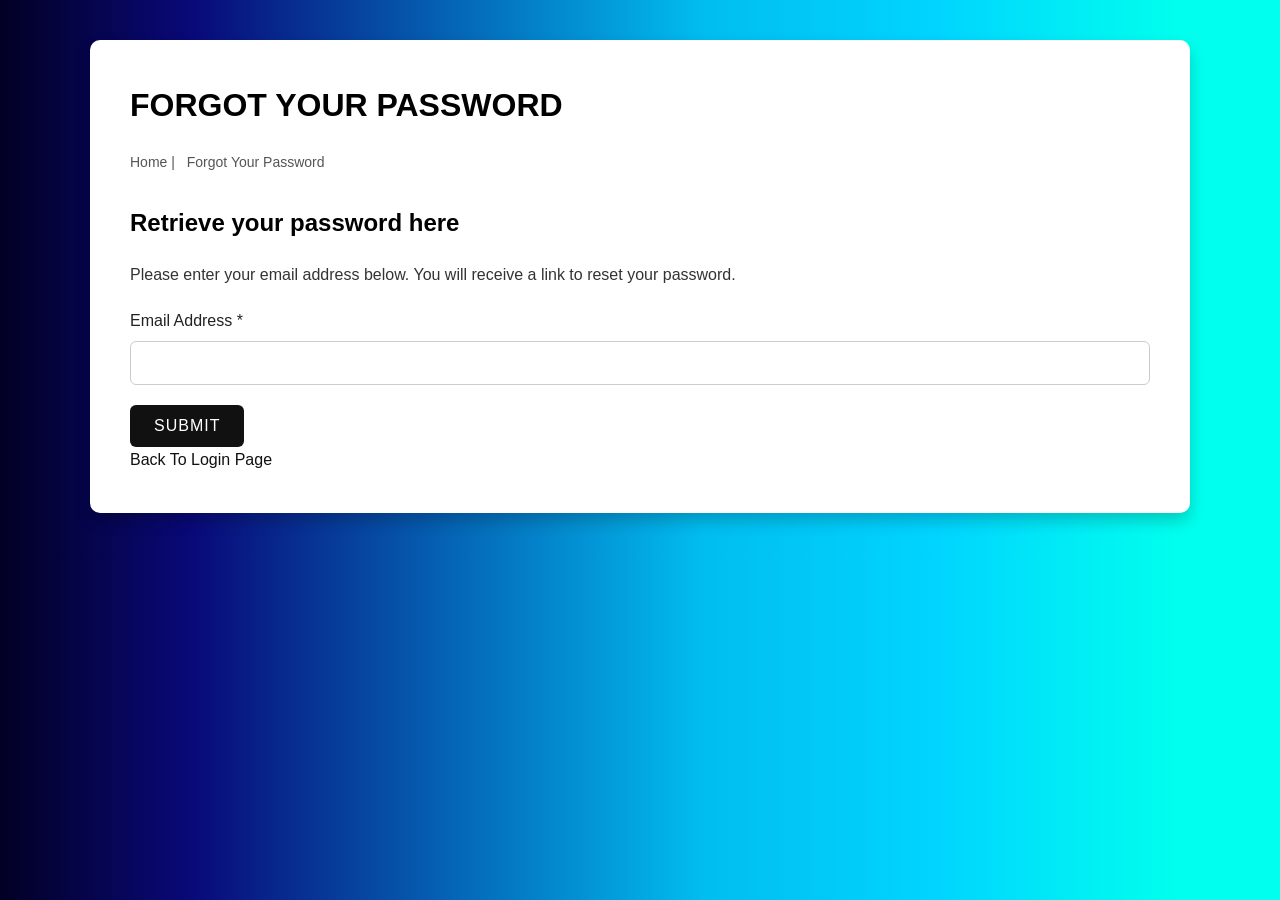
<file: forget.html>
<!DOCTYPE html>
<html lang="en">
<head>
  <meta charset="UTF-8">
  <title>Forgot Your Password</title>
  <link rel="stylesheet" href="forget.css">
</head>
<body>
  <div class="container">
    <h1 class="page-title">FORGOT YOUR PASSWORD</h1>
    <div class="breadcrumb">
      <a href="page1.html">Home</a> | <span class="active">Forgot Your Password</span>
    </div>

    <div class="form-wrapper">
      <h2>Retrieve your password here</h2>
      <p>Please enter your email address below. You will receive a link to reset your password.</p>

      <form>
        <label for="email">Email Address *</label>
        <input type="email" id="email" name="email" required>

        <button type="submit">SUBMIT</button>
      </form>

      <a href="page1.html">Back To Login Page</a>
    </div>


      
  </div>
</body>
</html>
</file>
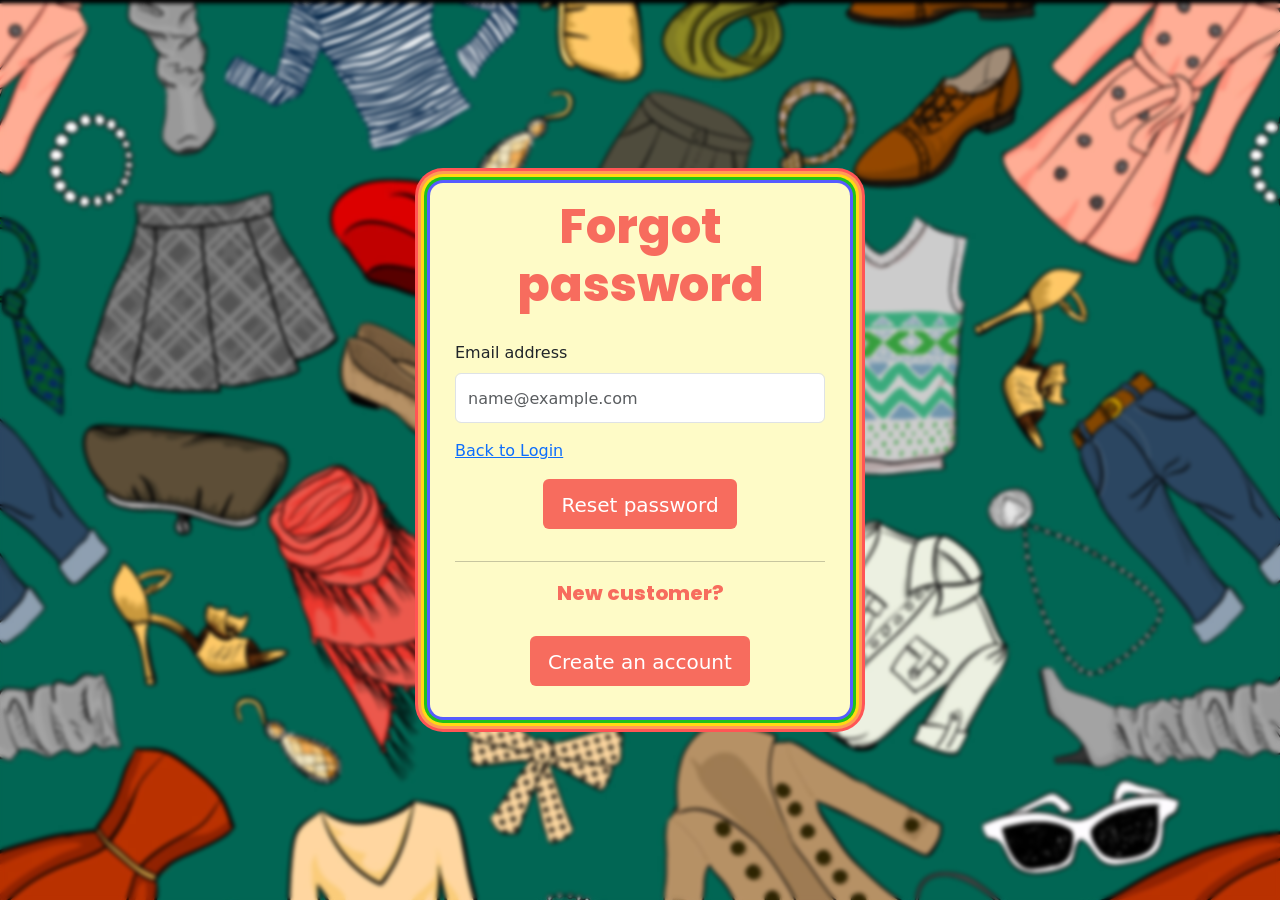
<file: ForgotPage.html>
<html>

<head>
    <title>
        Forgort Password
    </title>
    <link href="https://cdn.jsdelivr.net/npm/bootstrap@5.3.7/dist/css/bootstrap.min.css" rel="stylesheet"
        integrity="sha384-LN+7fdVzj6u52u30Kp6M/trliBMCMKTyK833zpbD+pXdCLuTusPj697FH4R/5mcr" crossorigin="anonymous">
    <link rel="stylesheet" href="./style.css" />
</head>

<body>
    <div class="main-content">
        <div class="form-wrapper">
            <div class="title-wrapper">
                <h3 class="form-header">Forgot password</h3>
            </div>
            <div class="mb-3">
                <label for="exampleFormControlInput1" class="form-label">Email address</label>
                <input type="email" class="form-control custom-input" id="exampleFormControlInput1" placeholder="name@example.com">
            </div>
            <a href="./LoginPage.html">Back to Login</a>
            <div class="text-center pt-3 pb-3">
                <button type="button" class="btn btn-custom">
                    Reset password
                </button>
            </div>
            <hr>
            <div class="subtitle-wrapper">
                <p class="form-header">New customer?</p>
            </div>
            <div class="text-center pb-3">
                <a href="./RegistrationPage.html" class="btn btn-custom">
                    Create an account
                </a>
            </div>
        </div>
    </div>

    <script src="https://cdn.jsdelivr.net/npm/bootstrap@5.3.7/dist/js/bootstrap.bundle.min.js"
        integrity="sha384-ndDqU0Gzau9qJ1lfW4pNLlhNTkCfHzAVBReH9diLvGRem5+R9g2FzA8ZGN954O5Q"
        crossorigin="anonymous"></script>
</body>

</html>
</file>
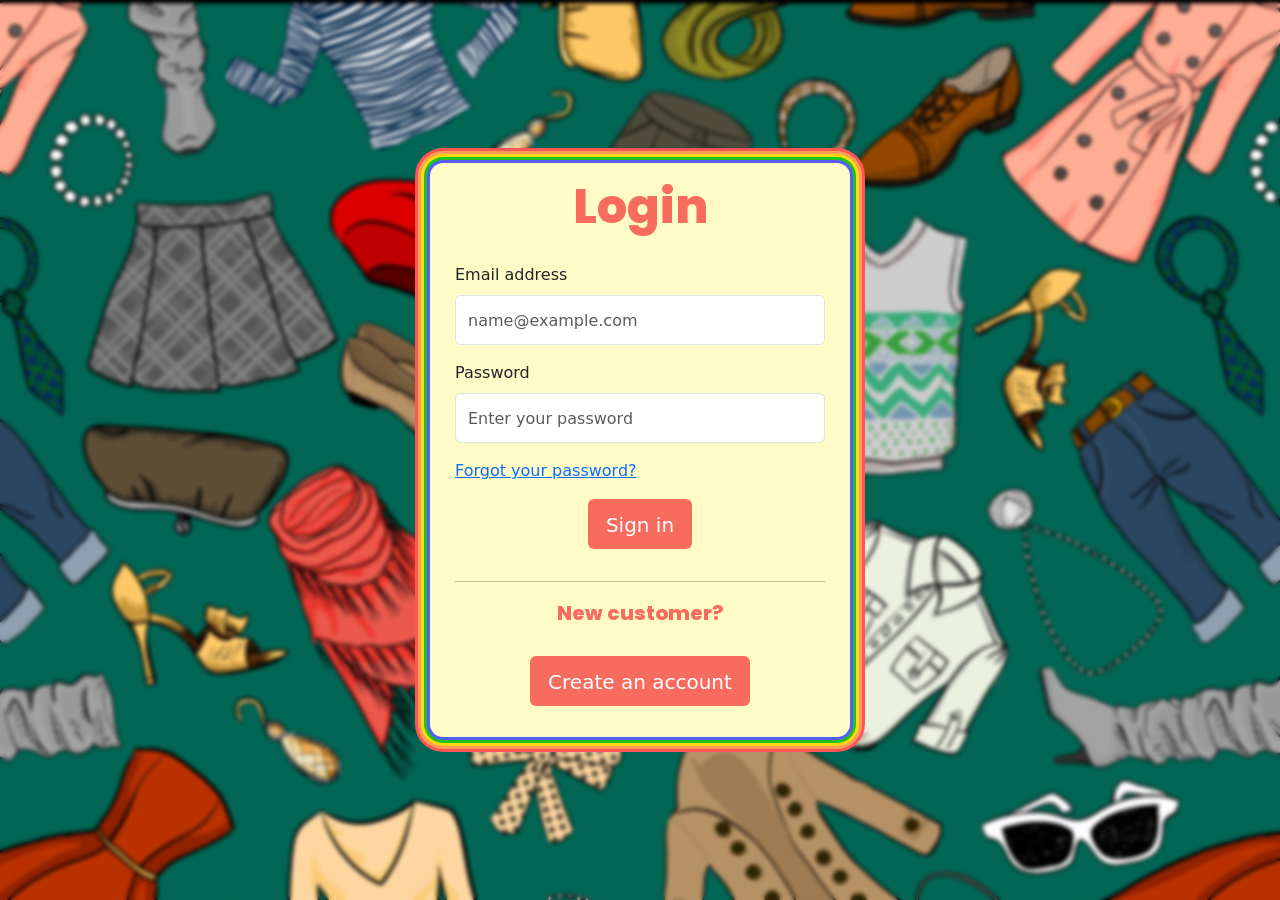
<file: LoginPage.html>
<html>

<head>
    <title>
        Login Page
    </title>
    <link href="https://cdn.jsdelivr.net/npm/bootstrap@5.3.7/dist/css/bootstrap.min.css" rel="stylesheet"
        integrity="sha384-LN+7fdVzj6u52u30Kp6M/trliBMCMKTyK833zpbD+pXdCLuTusPj697FH4R/5mcr" crossorigin="anonymous">
    <link rel="stylesheet" href="./style.css" />
</head>

<body>
    <div class="main-content">
        <div class="form-wrapper">
            <div class="title-wrapper">
                <h3 class="form-header">Login</h3>
            </div>
            <div class="mb-3">
                <label for="exampleFormControlInput1" class="form-label">Email address</label>
                <input type="email" class="form-control custom-input" id="exampleFormControlInput1" placeholder="name@example.com">
            </div>
            <div class="mb-3">
                <label for="exampleFormControlInput1" class="form-label">Password</label>
                <input type="password" class="form-control custom-input" id="exampleFormControlInput1" placeholder="Enter your password">
            </div>
            <a href="./ForgotPage.html">Forgot your password?</a>
            <div class="text-center pt-3 pb-3">
                <button type="button" class="btn btn-custom">
                    Sign in
                </button>
            </div>
            <hr>
            <div class="subtitle-wrapper">
                <p class="form-header">New customer?</p>
            </div>
            <div class="text-center pb-3">
                <a href="./RegistrationPage.html" class="btn btn-custom">
                    Create an account
                </a>
            </div>
        </div>
    </div>

    <script src="https://cdn.jsdelivr.net/npm/bootstrap@5.3.7/dist/js/bootstrap.bundle.min.js"
        integrity="sha384-ndDqU0Gzau9qJ1lfW4pNLlhNTkCfHzAVBReH9diLvGRem5+R9g2FzA8ZGN954O5Q"
        crossorigin="anonymous"></script>
</body>

</html>
</file>
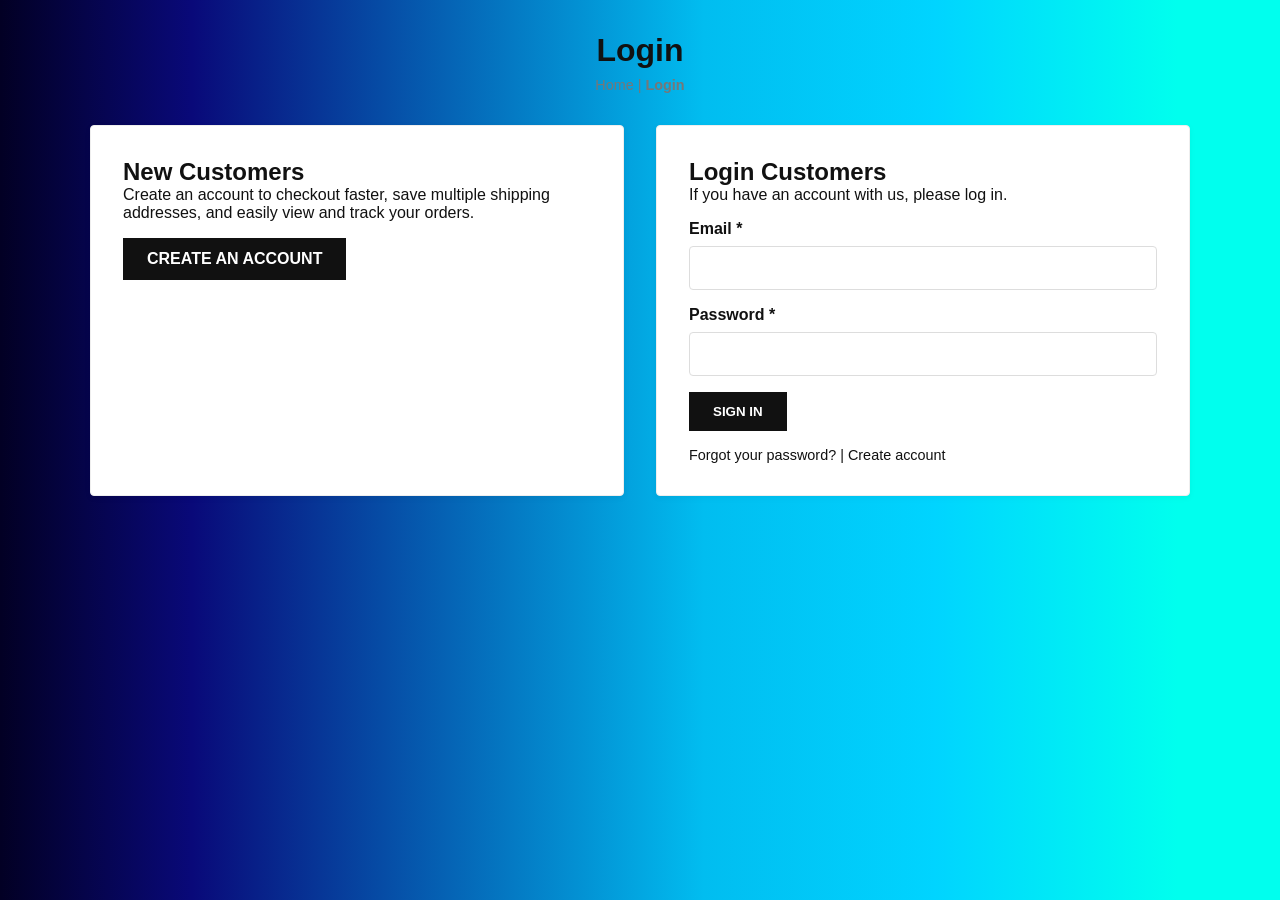
<file: page1.html>
<!DOCTYPE html>
<html lang="en">
<head>
  <meta charset="UTF-8">
  <meta name="viewport" content="width=device-width, initial-scale=1.0">
  <title>Login – Modern Style</title>
  <link rel="stylesheet" href="page1.css">
</head>
<body>
  <div class="login-wrapper">
    <h1 class="title">Login</h1>
    <nav class="breadcrumb">Home <span>|</span> <strong>Login</strong></nav>

    <div class="login-container">
      <!-- New Customers -->
      <div class="box new-customer">
        <h2>New Customers</h2>
        <p>
            Create an account to checkout faster, save multiple shipping addresses,
             and easily view and track your orders.
        </p>
        <a href="RegistrationPage.html" class="btn">Create an Account</a>
      </div>


      <!-- Registered Customers -->
      <div class="box login-form">
        <h2>Login Customers</h2>
        <p>If you have an account with us, please log in.</p>
        <form method="post" action="#">
          <label for="email">Email *</label>
          <input type="email" id="email" required>

          <label for="password">Password *</label>
          <input type="password" id="password" required>

          <button type="submit" class="btn">Sign In</button>

          <div class="form-footer">
            <a href="forget.html">Forgot your password?</a>
            <span> | </span>
            <a href="RegistrationPage.html">Create account</a>
          </div>
        </form>
      </div>
    </div>
  </div>
</body>
</html>
</file>
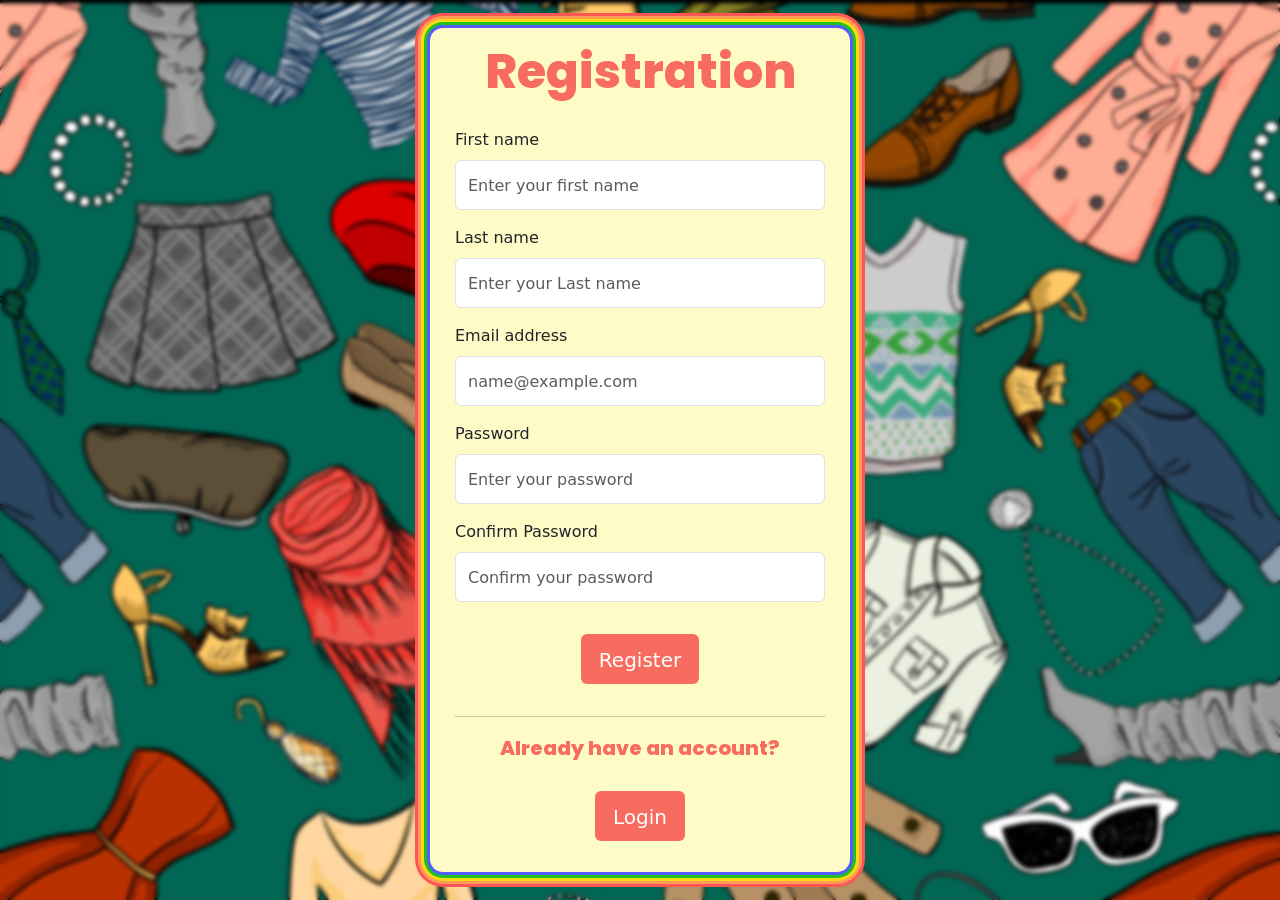
<file: RegistrationPage.html>
<html>

<head>
    <title>
        Registration Page
    </title>
    <link href="https://cdn.jsdelivr.net/npm/bootstrap@5.3.7/dist/css/bootstrap.min.css" rel="stylesheet"
        integrity="sha384-LN+7fdVzj6u52u30Kp6M/trliBMCMKTyK833zpbD+pXdCLuTusPj697FH4R/5mcr" crossorigin="anonymous">
    <link rel="stylesheet" href="./style.css" />
</head>

<body>
    <div class="main-content">
        <div class="form-wrapper">
            <div class="title-wrapper">
                <h3 class="form-header">Registration</h3>
            </div>
            <div class="mb-3">
                <label for="exampleFormControlInput1" class="form-label">First name</label>
                <input type="text" class="form-control custom-input" id="exampleFormControlInput1" placeholder="Enter your first name">
            </div>
            <div class="mb-3">
                <label for="exampleFormControlInput1" class="form-label">Last name</label>
                <input type="text" class="form-control custom-input" id="exampleFormControlInput1" placeholder="Enter your Last name">
            </div>
            <div class="mb-3">
                <label for="exampleFormControlInput1" class="form-label">Email address</label>
                <input type="email" class="form-control custom-input" id="exampleFormControlInput1" placeholder="name@example.com">
            </div>
            <div class="mb-3">
                <label for="exampleFormControlInput1" class="form-label">Password</label>
                <input type="password" class="form-control custom-input" id="exampleFormControlInput1" placeholder="Enter your password">
            </div>
            <div class="mb-3">
                <label for="exampleFormControlInput1" class="form-label">Confirm Password</label>
                <input type="password" class="form-control custom-input" id="exampleFormControlInput1" placeholder="Confirm your password">
            </div>
            <div class="text-center pt-3 pb-3">
                <button type="button" class="btn btn-custom">
                    Register
                </button>
            </div>
            <hr>
            <div class="subtitle-wrapper">
                <p class="form-header">Already have an account? </p>
            </div>
            <div class="text-center pb-3">
                <a href="./LoginPage.html" class="btn btn-custom">
                    Login
                </a>
            </div>
        </div>
    </div>

    <script src="https://cdn.jsdelivr.net/npm/bootstrap@5.3.7/dist/js/bootstrap.bundle.min.js"
        integrity="sha384-ndDqU0Gzau9qJ1lfW4pNLlhNTkCfHzAVBReH9diLvGRem5+R9g2FzA8ZGN954O5Q"
        crossorigin="anonymous"></script>
</body>

</html>
</file>
<file: forget.css>
/* Reset and Base Styles */
* {
    margin: 0;
    padding: 0;
    box-sizing: border-box;
  }
  
  body {
    font-family: 'Segoe UI', sans-serif;
    line-height: 1.6;
    background: #020024;
    background: linear-gradient(90deg, rgba(2, 0, 36, 1) 0%, rgba(9, 9, 121, 1) 15%, rgba(1, 189, 240, 1) 55%, rgba(0, 212, 255, 1) 73%, rgba(0, 255, 238, 1) 92%);
    color: #222;
    padding: 40px;
  }
  
  .container {
    max-width: 1100px;
    margin: auto;
    background: white;
    border-radius: 10px;
    padding: 40px;
    box-shadow: 0 8px 16px rgba(0,0,0,0.2);
  }
  
  /* Typography */
  h1, h2, h3 {
    margin-bottom: 20px;
    font-weight: bold;
    color: #000;
  }
  
  p {
    margin-bottom: 20px;
    color: #333;
  }
  
  /* Layout */
  .row {
    display: flex;
    flex-wrap: wrap;
    justify-content: space-between;
    gap: 20px;
  }
  
  .box {
    flex: 1 1 45%;
  }
  
  /* Form Styles */
  form label {
    display: block;
    margin-bottom: 8px;
    font-weight: 500;
  }
  
  input[type="email"],
  input[type="password"],
  input[type="text"] {
    width: 100%;
    padding: 12px;
    border: 1px solid #ccc;
    border-radius: 6px;
    margin-bottom: 20px;
    font-size: 16px;
  }
  
  input[type="submit"],
  button,
  .btn {
    background-color: #111;
    color: #fff;
    padding: 12px 24px;
    border: none;
    border-radius: 6px;
    font-size: 16px;
    cursor: pointer;
    transition: background 0.3s ease;
    text-transform: uppercase;
    letter-spacing: 1px;
  }
  
  input[type="submit"]:hover,
  button:hover,
  .btn:hover {
    background-color: #333;
  }
  
  a {
    text-decoration: none;
    color: #111;
  }
  
  a:hover {
    text-decoration: underline;
  }
  
  /* Breadcrumb */
  .breadcrumb {
    font-size: 14px;
    color: #555;
    margin-bottom: 30px;
  }
  
  .breadcrumb a {
    color: #555;
  }
  
  .breadcrumb span {
    margin: 0 8px;
  }
  
  /* Responsive */
  @media (max-width: 768px) {
    .row {
      flex-direction: column;
    }
  
    .box {
      flex: 1 1 100%;
    }
  
    .container {
      padding: 20px;
    }
  }
</file>
<file: style.css>
@import url('https://fonts.googleapis.com/css2?family=Poppins:wght@800&display=swap');

h3.form-header {
    font-family: 'Poppins', sans-serif;
    font-weight: 800;
    color: #F76C5E;
   
    font-size: 48px;
}
h4.form-header {
    font-family: 'Poppins', sans-serif;
    font-weight: 800;
    color: #F76C5E;
   
    font-size: 32px;
}

body {
    /* background: #020024; */
    /* background: linear-gradient(90deg, rgba(2, 0, 36, 1) 0%, rgba(9, 9, 121, 1) 15%, rgba(1, 189, 240, 1) 55%, rgba(0, 212, 255, 1) 73%, rgba(0, 255, 238, 1) 92%); */
    /* background-color: #3D74B6; */
    background-image: url("./images/Retro-clothes-bg-registration.jpg");
    backdrop-filter: blur(2px)
}


.form-wrapper {
    background: #FEFBC7;
    width: 420px;

    border-radius: 13px;
    /* box-shadow: rgba(50, 50, 93, 0.25) 0px 50px 100px -20px, rgba(0, 0, 0, 0.3) 0px 30px 60px -30px, rgba(10, 37, 64, 0.35) 0px -2px 6px 0px inset; */
    box-shadow: rgb(85, 91, 255) 0px 0px 0px 3px, rgb(31, 193, 27) 0px 0px 0px 6px, rgb(255, 217, 19) 0px 0px 0px 9px, rgb(255, 156, 85) 0px 0px 0px 12px, rgb(255, 85, 85) 0px 0px 0px 15px;
    /* box-shadow: rgba(0, 0, 0, 0.25) 0px 54px 55px, rgba(0, 0, 0, 0.12) 0px -12px 30px, rgba(0, 0, 0, 0.12) 0px 4px 6px, rgba(0, 0, 0, 0.17) 0px 12px 13px, rgba(0, 0, 0, 0.09) 0px -3px 5px; */
    padding: 15px 25px;
}

.main-content {
    display: flex;
    justify-content: center;
    align-items: center;
    height: 100vh;

}

.title-wrapper {
    text-align: center;
    margin-bottom: 28px;
    font-family: 'Poppins', sans-serif;
    font-weight: 800;
    color: #F76C5E;
    font-size: 48px;

}

.subtitle-wrapper {
    text-align: center;
    margin-bottom: 28px;
    font-family: 'Poppins', sans-serif;
    font-weight: 800;
    color: #F76C5E;
    font-size: 20px;

}

.btn-custom {
    background: #F76C5E;
    color: white;
    height: 50px;
    font-size: 20px;
    padding: 10px 17px;
}
.btn-custom:hover {
    background: #F76C5E;
}

.custom-input{
    height: 50px;
}
</file>
<file: page1.css>
/* Reset & Base */
body {
    background: #020024;
    background: linear-gradient(90deg, rgba(2, 0, 36, 1) 0%, rgba(9, 9, 121, 1) 15%, rgba(1, 189, 240, 1) 55%, rgba(0, 212, 255, 1) 73%, rgba(0, 255, 238, 1) 92%);
}
* {
    margin: 0;
    padding: 0;
    box-sizing: border-box;
  }
  
  body {
    font-family: 'Segoe UI', sans-serif;
    background-color: #fff;
    color: #111;
    padding: 2rem;
  }
  
  /* Wrapper */
  .login-wrapper {
    max-width: 1100px;
    margin: 0 auto;
  }
  
  .title {
    text-align: center;
    font-size: 2rem;
    margin-bottom: 0.5rem;
  }
  
  .breadcrumb {
    text-align: center;
    margin-bottom: 2rem;
    color: #777;
    font-size: 0.9rem;
  }
  
  .login-container {
    display: flex;
    flex-wrap: wrap;
    gap: 2rem;
    justify-content: space-between;
  }
  
  .box {
    flex: 1 1 45%;
    background: #fff;
    padding: 2rem;
    border: 1px solid #eee;
    box-shadow: 0 2px 6px rgba(0, 0, 0, 0.05);
    border-radius: 4px;
  }
  
  /* Buttons */
  .btn {
    display: inline-block;
    background: #111;
    color: #fff;
    padding: 0.75rem 1.5rem;
    text-decoration: none;
    font-weight: bold;
    text-transform: uppercase;
    border: none;
    margin-top: 1rem;
    cursor: pointer;
  }
  
  .btn:hover {
    background: #333;
  }
  
  /* Form Styling */
  form {
    margin-top: 1rem;
  }
  
  label {
    display: block;
    margin-bottom: 0.5rem;
    margin-top: 1rem;
    font-weight: 600;
  }
  
  input[type="email"],
  input[type="password"] {
    width: 100%;
    padding: 0.75rem;
    border: 1px solid #ddd;
    border-radius: 4px;
    font-size: 1rem;
  }
  
  /* Footer Links */
  .form-footer {
    margin-top: 1rem;
    font-size: 0.9rem;
  }
  
  .form-footer a {
    color: #111;
    text-decoration: none;
  }
  
  .form-footer a:hover {
    text-decoration: underline;
  }
  
  @media (max-width: 768px) {
    .login-container {
      flex-direction: column;
    }
  
    .box {
      flex: 1 1 100%;
    }
  }
</file>
